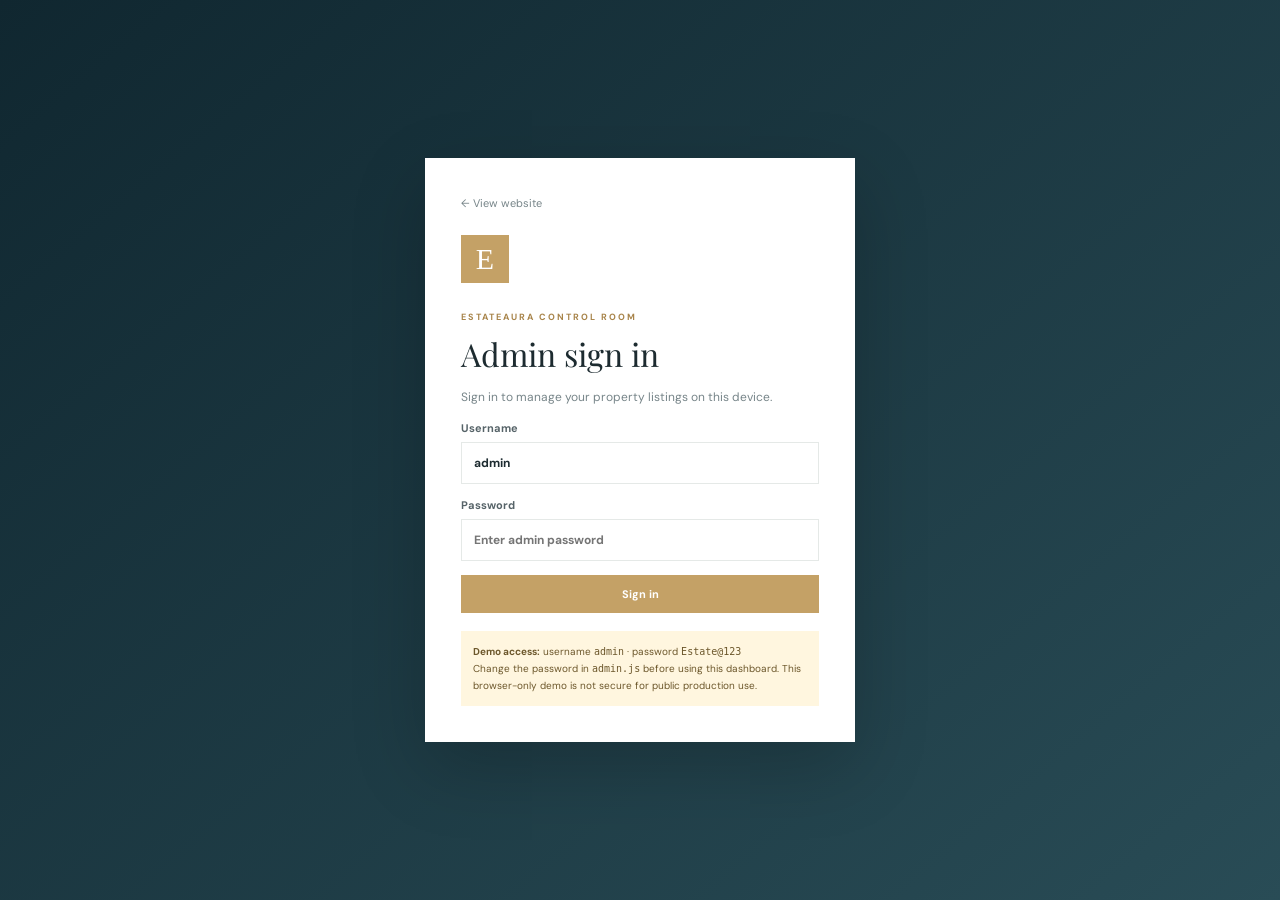
<file: admin.html>
<!doctype html>
<html lang="en"><head><meta charset="utf-8"><meta name="viewport" content="width=device-width, initial-scale=1"><title>Admin Dashboard | EstateAura</title><link rel="stylesheet" href="admin.css"></head>
<body>
<div id="loginScreen" class="login-screen"><form id="loginForm" class="login-card"><a class="back" href="index.html">← View website</a><div class="login-logo">E</div><span class="eyebrow">ESTATEAURA CONTROL ROOM</span><h1>Admin sign in</h1><p>Sign in to manage your property listings on this device.</p><label>Username<input id="username" autocomplete="username" required value="admin"></label><label>Password<input id="password" type="password" autocomplete="current-password" required placeholder="Enter admin password"></label><button class="btn gold full">Sign in</button><div id="loginError" class="error"></div><div class="warning"><b>Demo access:</b> username <code>admin</code> · password <code>Estate@123</code><br>Change the password in <code>admin.js</code> before using this dashboard. This browser-only demo is not secure for public production use.</div></form></div>
<div id="dashboard" class="dashboard hidden">
<aside class="sidebar"><a class="brand" href="index.html"><span class="logo">E</span><span><b id="sideBrand">EstateAura</b><small>ADMIN PANEL</small></span></a><div class="side-label">WORKSPACE</div><button class="side-link active" data-view="overview">▦ Overview</button><button class="side-link" data-view="properties">⌂ Properties</button><button class="side-link" data-view="leads">✉ Enquiries</button><div class="sidebar-bottom"><a href="index.html" target="_blank">↗ View live website</a><button id="logoutBtn">⇥ Sign out</button></div></aside>
<main class="admin-main"><header class="admin-top"><div><span class="eyebrow">PROPERTY MANAGEMENT</span><h1 id="viewTitle">Overview</h1></div><div class="admin-actions"><span id="todayDate"></span><button class="btn gold" id="topAdd">＋ Add property</button></div></header>
<section id="overviewView" class="view"><div class="stats"><div class="stat"><span>Total listings</span><b id="statTotal">0</b><small>All saved properties</small></div><div class="stat"><span>Available</span><b id="statAvailable">0</b><small>Open for enquiries</small></div><div class="stat"><span>Featured</span><b id="statFeatured">0</b><small>Promoted on homepage</small></div><div class="stat"><span>Urgent sale</span><b id="statUrgent">0</b><small>Priority listings</small></div></div><div class="panel"><div class="panel-head"><div><h2>Recently updated properties</h2><p>Your latest listing changes</p></div><button class="text-button" data-go="properties">Manage all →</button></div><div id="recentList"></div></div><div class="panel tip-panel"><b>Quick tip</b><p>Use <strong>Featured</strong> to promote a listing, <strong>Urgent Sale</strong> for priority visibility, and <strong>Offer</strong> to display a promotional badge. Mark properties as Sold or Rented to remove them from available search results.</p></div></section>
<section id="propertiesView" class="view hidden"><div class="panel"><div class="panel-head wrap-tools"><div><h2>All properties</h2><p>Edit listing details, upload photos, change status or remove ads.</p></div><button class="btn gold" id="addPropertyBtn">＋ Add property</button></div><div class="filters"><input id="adminSearch" placeholder="Search by title, ID or location"><select id="adminStatus"><option value="">All statuses</option><option>Available</option><option>Sold</option><option>Rented</option><option>Under Offer</option><option>Draft</option></select><select id="adminCategory"><option value="">All categories</option><option>Residential</option><option>Commercial</option><option>Land & Plots</option><option>Luxury</option></select></div><div class="table-wrap"><table><thead><tr><th>Property</th><th>Price</th><th>Status</th><th>Promotions</th><th>Actions</th></tr></thead><tbody id="adminPropertyRows"></tbody></table></div><div id="adminEmpty" class="empty hidden">No matching properties.</div></div></section>
<section id="leadsView" class="view hidden"><div class="panel"><div class="panel-head"><div><h2>Enquiries</h2><p>Enquiries submitted from this browser demo are not stored automatically. This area is ready for a future connected lead database.</p></div></div><div class="empty">Connect a secure backend to save and manage customer enquiries here.</div></div></section>
</main></div>
<div id="propertyEditor" class="editor hidden"><div class="editor-backdrop" data-editor-close></div><div class="editor-panel"><div class="editor-head"><div><span class="eyebrow">PROPERTY INVENTORY</span><h2 id="editorTitle">Add property</h2></div><button class="close-editor" data-editor-close>×</button></div><form id="propertyForm">
<input type="hidden" id="pId">
<div class="form-grid"><label class="wide">Property title *<input id="pTitle" required placeholder="e.g. Spacious 3 BHK Apartment"></label>
<label>Category *<select id="pCategory" required><option>Residential</option><option>Commercial</option><option>Land & Plots</option><option>Luxury</option></select></label>
<label>Purpose *<select id="pPurpose" required><option>Buy</option><option>Rent</option><option>Lease</option></select></label>
<label class="wide">Location *<input id="pLocation" required placeholder="Area, city"></label>
<label>Price in ₹ *<input id="pPrice" type="number" min="0" required placeholder="e.g. 8500000"></label>
<label>Area (sq. ft.)<input id="pArea" type="number" min="0" placeholder="1450"></label>
<label>Bedrooms<input id="pBeds" type="number" min="0" placeholder="3"></label>
<label>Bathrooms<input id="pBaths" type="number" min="0" placeholder="2"></label>
<label>Status<select id="pStatus"><option>Available</option><option>Sold</option><option>Rented</option><option>Under Offer</option><option>Draft</option></select></label>
<label>Badge text<input id="pBadge" placeholder="New Listing / Limited Offer"></label>
<label class="check"><input id="pFeatured" type="checkbox"> Featured listing</label><label class="check"><input id="pUrgent" type="checkbox"> Urgent sale</label><label class="check"><input id="pOffer" type="checkbox"> Show offer badge</label>
<label class="wide">Main photo<input id="pImage" type="file" accept="image/*"><small>Choose a photo from your device. The image is stored in this browser's local storage in this demo.</small><div id="imagePreview" class="image-preview"></div></label>
<label class="wide">Additional photo URLs (one per line)<textarea id="pImages" rows="3" placeholder="https://..."></textarea><small>For this browser-only demo, additional photos should be public image URLs.</small></label>
<label class="wide">Description<textarea id="pDescription" rows="4" placeholder="Describe the property accurately"></textarea></label>
<label class="wide">Amenities (comma-separated)<input id="pAmenities" placeholder="Lift, Parking, Security"></label>
</div><div class="editor-actions"><button type="button" class="btn outline" data-editor-close>Cancel</button><button class="btn gold">Save property</button></div><div id="editorMessage" class="error"></div></form></div></div>
<div id="confirmDialog" class="confirm hidden"><div class="confirm-card"><h3 id="confirmTitle">Confirm action</h3><p id="confirmText"></p><div><button class="btn outline" id="confirmCancel">Cancel</button><button class="btn danger" id="confirmOk">Confirm</button></div></div></div>
<script src="config.js"></script><script src="seed-data.js"></script><script src="admin.js"></script>
</body></html>
</file>
<file: admin.css>
@import url('https://fonts.googleapis.com/css2?family=DM+Sans:wght@400;500;600;700&family=Playfair+Display:wght@500;600&display=swap');
:root{--navy:#142b35;--navy2:#213f49;--gold:#c4a166;--ink:#1d2b30;--muted:#778589;--line:#e5e9e7;--bg:#f4f6f5}*{box-sizing:border-box}body{margin:0;font-family:'DM Sans',sans-serif;background:var(--bg);color:var(--ink);font-size:13px}button,input,select,textarea{font:inherit}button{cursor:pointer}a{text-decoration:none;color:inherit}.hidden{display:none!important}.eyebrow{font-size:9px;letter-spacing:2px;font-weight:700;color:#a8844a}.btn{border:0;padding:12px 16px;font-size:11px;font-weight:700;display:inline-flex;align-items:center;justify-content:center}.gold{background:var(--gold);color:#fff}.outline{background:#fff;border:1px solid var(--line);color:var(--navy)}.dark{background:var(--navy);color:#fff}.danger{background:#b8403b;color:#fff}.full{width:100%}.login-screen{min-height:100vh;display:grid;place-items:center;padding:20px;background:linear-gradient(140deg,#102730,#294c56)}.login-card{width:min(430px,100%);background:#fff;padding:36px;box-shadow:0 25px 70px #0003}.back{font-size:11px;color:var(--muted)}.login-logo{width:48px;height:48px;background:var(--gold);color:#fff;display:grid;place-items:center;font:30px Georgia,serif;margin:24px 0}.login-card h1{font:32px 'Playfair Display',serif;margin:8px 0}.login-card p{color:var(--muted);font-size:12px;line-height:1.7}.login-card label,.form-grid label{display:flex;flex-direction:column;gap:7px;font-size:11px;font-weight:700;color:#566368;margin:14px 0}.login-card input,.form-grid input,.form-grid select,.form-grid textarea{border:1px solid var(--line);padding:12px;background:#fff;color:var(--ink);width:100%;min-width:0;outline:none;font-size:12px}.login-card input:focus,.form-grid input:focus,.form-grid textarea:focus,.form-grid select:focus{border-color:var(--gold)}.warning{background:#fff6df;padding:12px;margin-top:18px;font-size:10px;line-height:1.7;color:#6c572b}.error{font-size:11px;color:#b8403b;margin-top:10px}.dashboard{min-height:100vh;display:grid;grid-template-columns:235px 1fr}.sidebar{background:var(--navy);color:#d4dedf;display:flex;flex-direction:column;padding:25px 16px;min-height:100vh;position:sticky;top:0;height:100vh}.brand{display:flex;align-items:center;gap:10px;padding:0 8px 30px}.logo{width:39px;height:39px;background:var(--gold);display:grid;place-items:center;font:25px Georgia,serif;color:#fff}.brand b,.brand small{display:block}.brand b{font-size:15px;color:#fff}.brand small{font-size:8px;letter-spacing:1.7px;color:#91a5a9;margin-top:3px}.side-label{font-size:9px;letter-spacing:1.5px;color:#82999e;padding:0 12px 10px}.side-link{border:0;background:transparent;text-align:left;color:#c4d0d2;padding:13px 12px;font-size:12px;margin:2px 0}.side-link.active,.side-link:hover{background:#2a4852;color:#fff}.sidebar-bottom{margin-top:auto;display:grid;gap:10px;border-top:1px solid #36515a;padding:18px 8px 0;font-size:11px}.sidebar-bottom button{background:none;border:0;color:#c4d0d2;text-align:left;padding:0}.admin-main{padding:30px;min-width:0}.admin-top{display:flex;justify-content:space-between;align-items:center;gap:20px;margin-bottom:25px}.admin-top h1{font:34px 'Playfair Display',serif;margin:4px 0}.admin-actions{display:flex;align-items:center;gap:15px}.admin-actions>span{font-size:10px;color:var(--muted)}.stats{display:grid;grid-template-columns:repeat(4,1fr);gap:15px;margin-bottom:22px}.stat{background:#fff;border:1px solid var(--line);padding:20px}.stat span,.stat small{display:block;color:var(--muted);font-size:10px}.stat b{display:block;font:31px 'Playfair Display',serif;color:var(--navy);margin:5px 0}.panel{background:#fff;border:1px solid var(--line);margin-bottom:20px}.panel-head{padding:22px 22px 15px;display:flex;align-items:center;justify-content:space-between;gap:15px}.panel-head h2{font:22px 'Playfair Display',serif;margin:0 0 4px}.panel-head p{font-size:11px;color:var(--muted);margin:0}.text-button{border:0;background:none;color:#9b7a43;font-size:11px;font-weight:700}.recent-row{display:grid;grid-template-columns:58px 1fr auto auto;gap:13px;align-items:center;padding:13px 22px;border-top:1px solid var(--line)}.recent-row img{width:58px;height:45px;object-fit:cover;background:#eee}.recent-row b,.recent-row small{display:block}.recent-row b{font-size:11px}.recent-row small{font-size:9px;color:var(--muted);margin-top:3px}.recent-row>strong{font-size:11px}.mini-btn{border:1px solid var(--line);background:#fff;padding:7px 10px;font-size:10px}.tip-panel{padding:20px 22px;background:#fbf8f1}.tip-panel b{font-size:12px}.tip-panel p{font-size:11px;color:#6c7779;line-height:1.8;margin-bottom:0}.wrap-tools{align-items:center}.filters{display:flex;gap:10px;padding:0 22px 18px}.filters input,.filters select{padding:10px;border:1px solid var(--line);background:#fff;font-size:11px;min-width:0}.filters input{flex:1}.table-wrap{overflow:auto}table{border-collapse:collapse;width:100%;min-width:800px}th{text-align:left;background:#f8f9f7;color:#7a878a;font-size:9px;text-transform:uppercase;letter-spacing:.7px;padding:12px 15px}td{border-top:1px solid var(--line);padding:13px 15px;font-size:11px;vertical-align:middle}.table-property{display:flex;align-items:center;gap:10px;min-width:210px}.table-property img{width:50px;height:43px;object-fit:cover;background:#eee}.table-property b,.table-property small{display:block}.table-property b{font-size:11px}.table-property small{font-size:9px;color:var(--muted);margin-top:3px}.pill{font-size:9px;padding:5px 8px;border-radius:20px;white-space:nowrap}.pill.green{background:#e3f4e9;color:#26734a}.pill.red{background:#fae6e4;color:#a63d38}.pill.gray{background:#eef0ef;color:#667174}.tag-list{display:flex;gap:4px;flex-wrap:wrap}.tag-list span{font-size:8px;padding:4px 6px;background:#eee8d9;color:#886b36}.tag-list .redtag{background:#fae6e4;color:#a63d38}.tag-list .goldtag{background:#e1f2e8;color:#26734a}.row-actions{display:flex;gap:5px;flex-wrap:wrap}.row-actions button{border:1px solid var(--line);background:#fff;padding:7px 8px;font-size:9px;white-space:nowrap}.row-actions .delete{color:#b8403b}.empty{text-align:center;padding:30px;color:var(--muted);font-size:12px}.editor{position:fixed;inset:0;z-index:20;display:flex;justify-content:flex-end}.editor-backdrop{position:absolute;inset:0;background:#07171dbb}.editor-panel{position:relative;z-index:1;width:min(760px,100%);height:100%;overflow:auto;background:#fff;padding:27px 30px;box-shadow:-20px 0 60px #0002}.editor-head{display:flex;justify-content:space-between;align-items:start;border-bottom:1px solid var(--line);padding-bottom:18px;margin-bottom:12px}.editor-head h2{font:29px 'Playfair Display',serif;margin:5px 0}.close-editor{background:none;border:0;font-size:30px;color:var(--navy)}.form-grid{display:grid;grid-template-columns:1fr 1fr;gap:0 16px}.form-grid label{margin:10px 0}.form-grid .wide{grid-column:1/-1}.form-grid small{font-size:9px;color:var(--muted);font-weight:400}.form-grid .check{flex-direction:row;align-items:center;gap:9px}.form-grid .check input{width:16px;height:16px;accent-color:var(--gold)}.image-preview img{max-width:100%;max-height:180px;object-fit:contain;display:block;margin-top:10px;background:#f4f4f4}.editor-actions{display:flex;justify-content:flex-end;gap:10px;padding:20px 0}.confirm{position:fixed;inset:0;z-index:50;display:grid;place-items:center;background:#07171dcc;padding:20px}.confirm-card{background:#fff;padding:26px;width:min(400px,100%)}.confirm-card h3{font:24px 'Playfair Display',serif;margin:0 0 10px}.confirm-card p{font-size:12px;color:var(--muted);line-height:1.7}.confirm-card>div{display:flex;justify-content:flex-end;gap:10px}.locked{overflow:hidden}@media(max-width:900px){.dashboard{grid-template-columns:190px 1fr}.admin-main{padding:20px}.stats{grid-template-columns:repeat(2,1fr)}.filters{flex-wrap:wrap}.filters input{flex-basis:100%}}@media(max-width:620px){.dashboard{display:block}.sidebar{position:relative;top:auto;height:auto;min-height:0;padding:13px;display:grid;grid-template-columns:1fr 1fr;gap:5px}.sidebar .brand{grid-column:1/-1;padding:0 5px 10px}.side-label{display:none}.side-link{padding:9px}.sidebar-bottom{grid-column:1/-1;display:flex;justify-content:space-between;padding-top:12px;margin-top:5px}.admin-main{padding:16px 10px}.admin-top{align-items:flex-start;flex-direction:column}.admin-actions{width:100%;justify-content:space-between}.admin-top h1{font-size:29px}.stats{gap:8px}.stat{padding:13px}.stat b{font-size:25px}.panel-head{padding:17px 13px;align-items:flex-start}.filters{padding:0 13px 15px}.filters select{flex:1}.recent-row{grid-template-columns:48px 1fr auto;padding:12px}.recent-row img{width:48px}.recent-row>strong{display:none}.recent-row .mini-btn{grid-column:3;grid-row:1}.editor-panel{padding:20px 15px}.form-grid{grid-template-columns:1fr}.form-grid .wide{grid-column:auto}.wrap-tools{flex-direction:column}.wrap-tools .btn{width:100%}}
</file>
